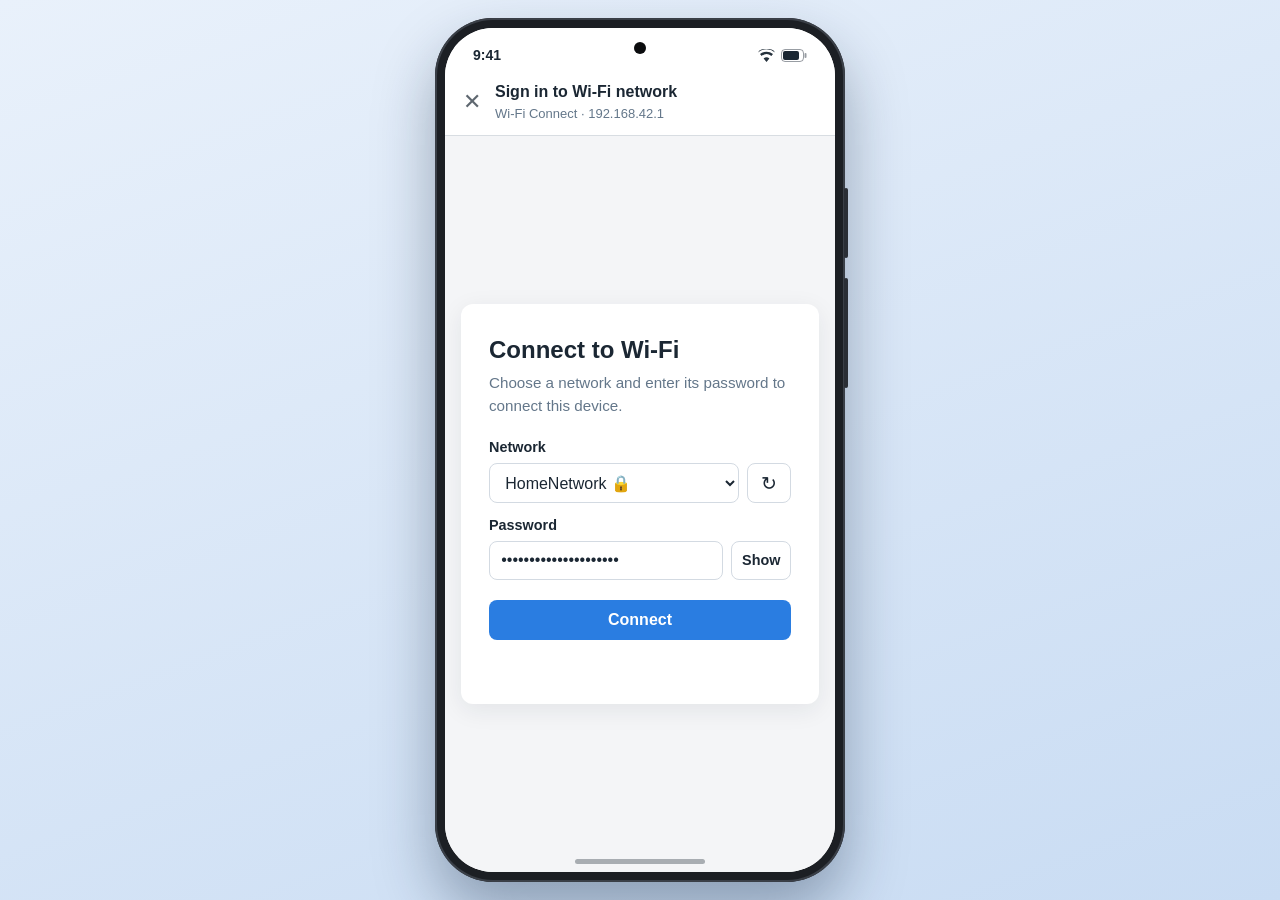
<file: docs/store/src/phone.html>
<!doctype html>
<html lang="en">
  <head>
    <meta charset="utf-8" />
    <style>
      * { box-sizing: border-box; }
      html, body { margin: 0; height: 100%; }
      body {
        display: flex; align-items: center; justify-content: center;
        background: linear-gradient(160deg, #e9f1fb 0%, #c9dcf3 100%);
        font: 15px/1.3 -apple-system, BlinkMacSystemFont, "Segoe UI", Roboto, sans-serif;
      }
      body.dark { background: linear-gradient(160deg, #1a2a3c 0%, #0b131b 100%); }
      .phone {
        width: 410px; height: 864px; padding: 10px;
        background: #1c1f24; border-radius: 58px;
        box-shadow: 0 0 0 2px #3a3f47 inset, 0 30px 60px rgba(15, 35, 60, 0.35);
        position: relative;
      }
      .phone::before, .phone::after { /* side buttons */
        content: ""; position: absolute; right: -3px; width: 4px; background: #2a2e35; border-radius: 2px;
      }
      .phone::before { top: 170px; height: 70px; }
      .phone::after { top: 260px; height: 110px; }
      .screen {
        width: 100%; height: 100%; border-radius: 48px; overflow: hidden;
        background: #fff; display: flex; flex-direction: column; position: relative;
      }
      .dark .screen { background: #10171e; }
      .camera {
        position: absolute; top: 14px; left: 50%; width: 12px; height: 12px; margin-left: -6px;
        background: #0b0c0e; border-radius: 50%; z-index: 2;
      }
      .statusbar {
        height: 44px; padding: 10px 28px 0; display: flex; justify-content: space-between; align-items: center;
        font-weight: 600; font-size: 14px; color: #1b2733; background: #fff;
      }
      .dark .statusbar, .dark .sheet { background: #1b2733; color: #e7edf3; }
      .icons { display: flex; gap: 6px; align-items: center; }
      .sheet {
        display: flex; align-items: center; gap: 14px; padding: 10px 18px 12px;
        background: #fff; color: #1b2733; border-bottom: 1px solid rgba(100, 119, 138, 0.25);
      }
      .sheet .x { font-size: 22px; line-height: 1; opacity: 0.7; }
      .sheet b { display: block; font-size: 16px; }
      .sheet small { color: #64778a; font-size: 13px; }
      .dark .sheet small { color: #93a4b5; }
      iframe { flex: 1; width: 100%; border: 0; display: block; }
      .home { position: absolute; bottom: 8px; left: 50%; width: 130px; height: 5px; margin-left: -65px;
              border-radius: 3px; background: rgba(27, 39, 51, 0.35); }
      .dark .home { background: rgba(231, 237, 243, 0.4); }
    </style>
  </head>
  <body>
    <div class="phone">
      <div class="screen">
        <div class="camera"></div>
        <div class="statusbar">
          <span>9:41</span>
          <span class="icons">
            <!-- Wi-Fi -->
            <svg width="17" height="13" viewBox="0 0 17 13" fill="currentColor"><path d="M8.5 13 5.6 9.4a4.6 4.6 0 0 1 5.8 0zM3.6 7a7.8 7.8 0 0 1 9.8 0l1.6-2a10.4 10.4 0 0 0-13 0zM0 3.4a13.2 13.2 0 0 1 17 0L15.6 1.5A15.6 15.6 0 0 0 1.4 1.5z" opacity=".95"/></svg>
            <!-- Battery -->
            <svg width="26" height="13" viewBox="0 0 26 13"><rect x=".5" y=".5" width="22" height="12" rx="3.5" fill="none" stroke="currentColor" opacity=".45"/><rect x="2" y="2" width="16" height="9" rx="2" fill="currentColor"/><rect x="23.5" y="4" width="2" height="5" rx="1" fill="currentColor" opacity=".45"/></svg>
          </span>
        </div>
        <div class="sheet">
          <span class="x">✕</span>
          <span><b>Sign in to Wi-Fi network</b><small>Wi-Fi Connect · 192.168.42.1</small></span>
        </div>
        <iframe id="portal"></iframe>
        <div class="home"></div>
      </div>
    </div>
    <script>
      var q = new URLSearchParams(location.search);
      if (q.get("theme") === "dark") document.body.classList.add("dark");
      document.getElementById("portal").src = "portal.html" + location.search;
    </script>
  </body>
</html>
</file>
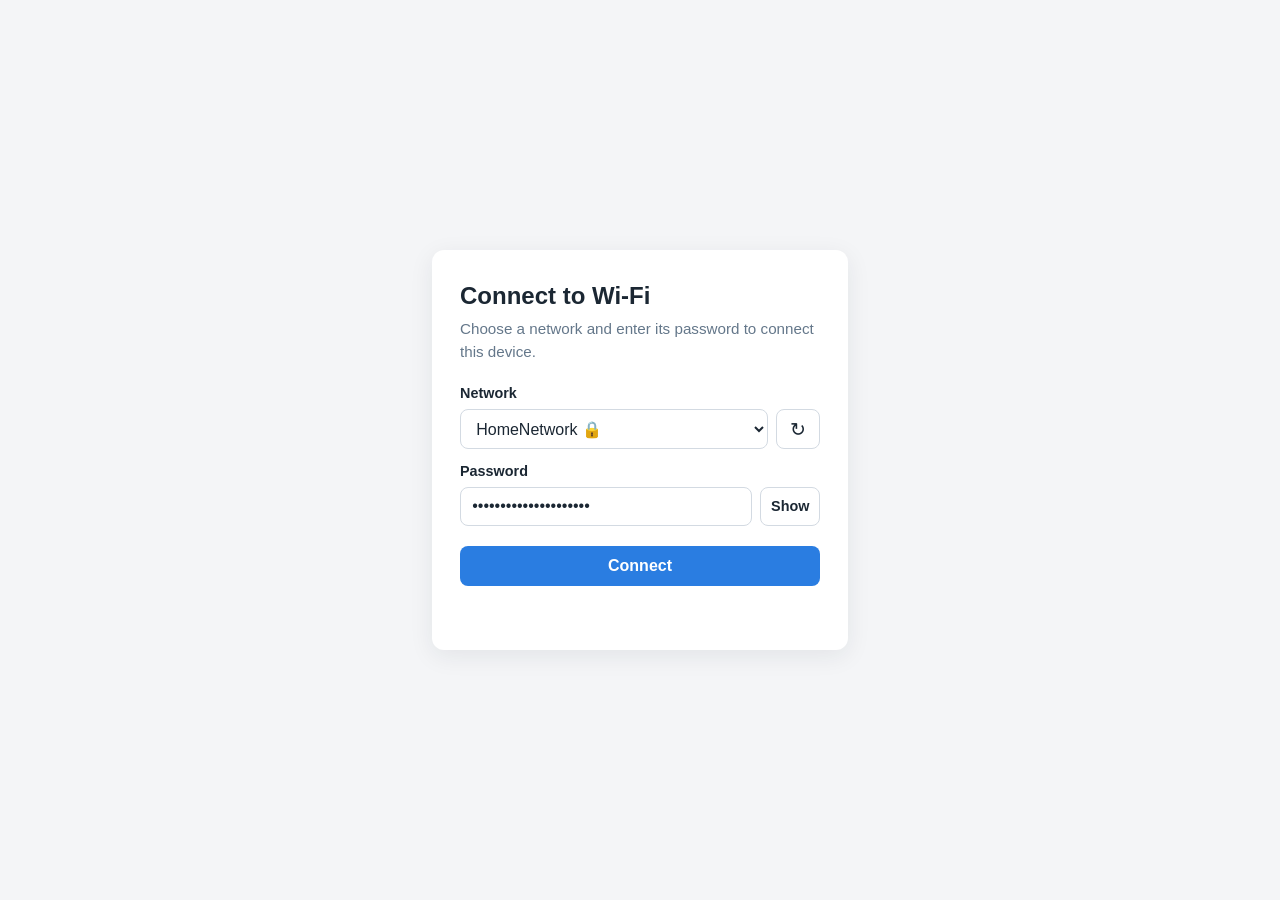
<file: docs/store/src/portal.html>
<!doctype html>
<html lang="en">
  <head>
    <meta charset="utf-8" />
    <meta name="viewport" content="width=device-width, initial-scale=1" />
    <title>Wi-Fi Setup</title>
    <!-- The portal's real stylesheet, so the mock matches the shipped UI. -->
    <link rel="stylesheet" href="../../../internal/portal/ui/style.css" />
    <style>
      /* Fake a focused-but-idle native select/inputs for a still image. */
      select { appearance: auto; }
      html.dark {
        --bg: #10171e; --card: #1b2733; --fg: #e7edf3; --muted: #93a4b5; --border: #33475b;
      }
      html.dark select, html.dark input, html.dark .side-btn { background: #12202c; color: var(--fg); }
    </style>
  </head>
  <body>
    <main class="card">
      <h1>Connect to Wi-Fi</h1>
      <p id="intro">Choose a network and enter its password to connect this device.</p>
      <form autocomplete="off" onsubmit="return false">
        <label for="ssid">Network</label>
        <div class="row">
          <select id="ssid">
            <option>HomeNetwork 🔒</option>
            <option>Office-5G 🔒</option>
            <option>CoffeeShop</option>
          </select>
          <button type="button" id="refresh" class="side-btn" title="Rescan">&#x21bb;</button>
        </div>
        <label for="passphrase">Password</label>
        <div class="row">
          <input id="passphrase" type="password" value="correct-horse-battery" />
          <button type="button" id="toggle-pass" class="side-btn">Show</button>
        </div>
        <button type="submit" id="submit">Connect</button>
      </form>
      <p id="status" role="status"></p>
    </main>
    <script>
      var q = new URLSearchParams(location.search);
      if (q.get("theme") === "dark") document.documentElement.classList.add("dark");
      if (q.get("state") === "sent") {
        document.getElementById("submit").disabled = true;
        var s = document.getElementById("status");
        s.className = "ok";
        s.textContent = "Credentials submitted. If the connection succeeds, this portal will close. " +
          "If it doesn't, rejoin “HomeNetwork” setup and try again.";
      }
    </script>
  </body>
</html>
</file>
<file: internal/portal/ui/style.css>
:root {
  --bg: #f4f5f7;
  --card: #ffffff;
  --fg: #1b2733;
  --muted: #64778a;
  --accent: #2a7de1;
  --accent-fg: #ffffff;
  --border: #d3dae2;
  --err: #c0392b;
  --ok: #1e824c;
}

* { box-sizing: border-box; }

body {
  margin: 0;
  min-height: 100vh;
  display: flex;
  align-items: center;
  justify-content: center;
  background: var(--bg);
  color: var(--fg);
  font: 16px/1.5 -apple-system, BlinkMacSystemFont, "Segoe UI", Roboto, sans-serif;
  padding: 1rem;
}

.card {
  background: var(--card);
  width: 100%;
  max-width: 26rem;
  padding: 1.75rem;
  border-radius: 12px;
  box-shadow: 0 6px 24px rgba(27, 39, 51, 0.08);
}

h1 { margin: 0 0 0.25rem; font-size: 1.5rem; }
#intro { margin: 0 0 1.25rem; color: var(--muted); font-size: 0.95rem; }

label { display: block; margin: 0.75rem 0 0.25rem; font-weight: 600; font-size: 0.9rem; }

select, input {
  width: 100%;
  padding: 0.6rem 0.7rem;
  border: 1px solid var(--border);
  border-radius: 8px;
  font-size: 1rem;
  background: #fff;
  color: var(--fg);
}

.row { display: flex; gap: 0.5rem; }
.row select, .row input { flex: 1; min-width: 0; }

.side-btn {
  flex: 0 0 auto;
  min-width: 2.75rem;
  padding: 0 0.6rem;
  color: var(--fg);
  border: 1px solid var(--border);
  border-radius: 8px;
  background: #fff;
  font-size: 1.2rem;
  cursor: pointer;
}

#toggle-pass { font-size: 0.9rem; font-weight: 600; }

button#submit {
  width: 100%;
  margin-top: 1.25rem;
  padding: 0.7rem;
  border: none;
  border-radius: 8px;
  background: var(--accent);
  color: var(--accent-fg);
  font-size: 1rem;
  font-weight: 600;
  cursor: pointer;
}

button#submit:disabled { opacity: 0.6; cursor: default; }

#status { margin: 1rem 0 0; min-height: 1.25rem; font-size: 0.95rem; }
#status.error { color: var(--err); }
#status.ok { color: var(--ok); }
#status.busy { color: var(--muted); }

@media (prefers-color-scheme: dark) {
  :root {
    --bg: #10171e;
    --card: #1b2733;
    --fg: #e7edf3;
    --muted: #93a4b5;
    --border: #33475b;
  }
  select, input, .side-btn { background: #12202c; color: var(--fg); }
}
</file>
